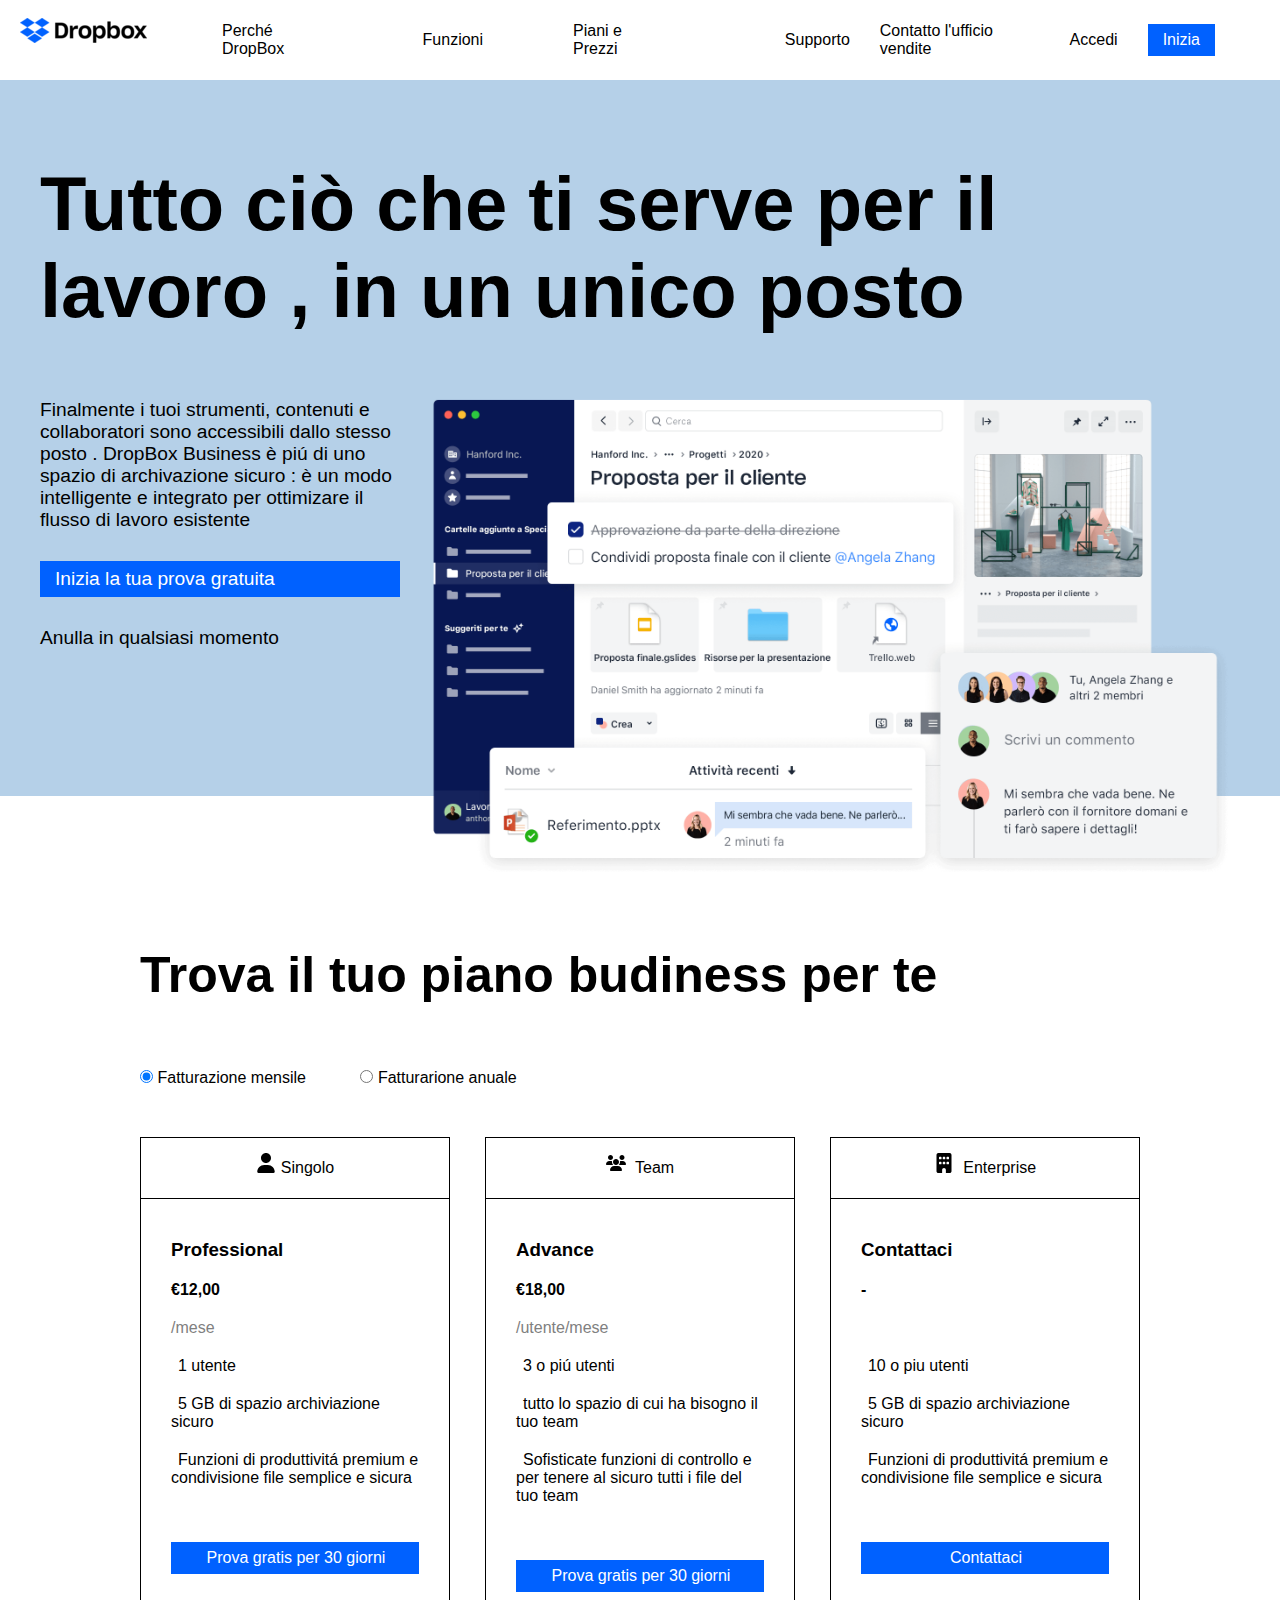
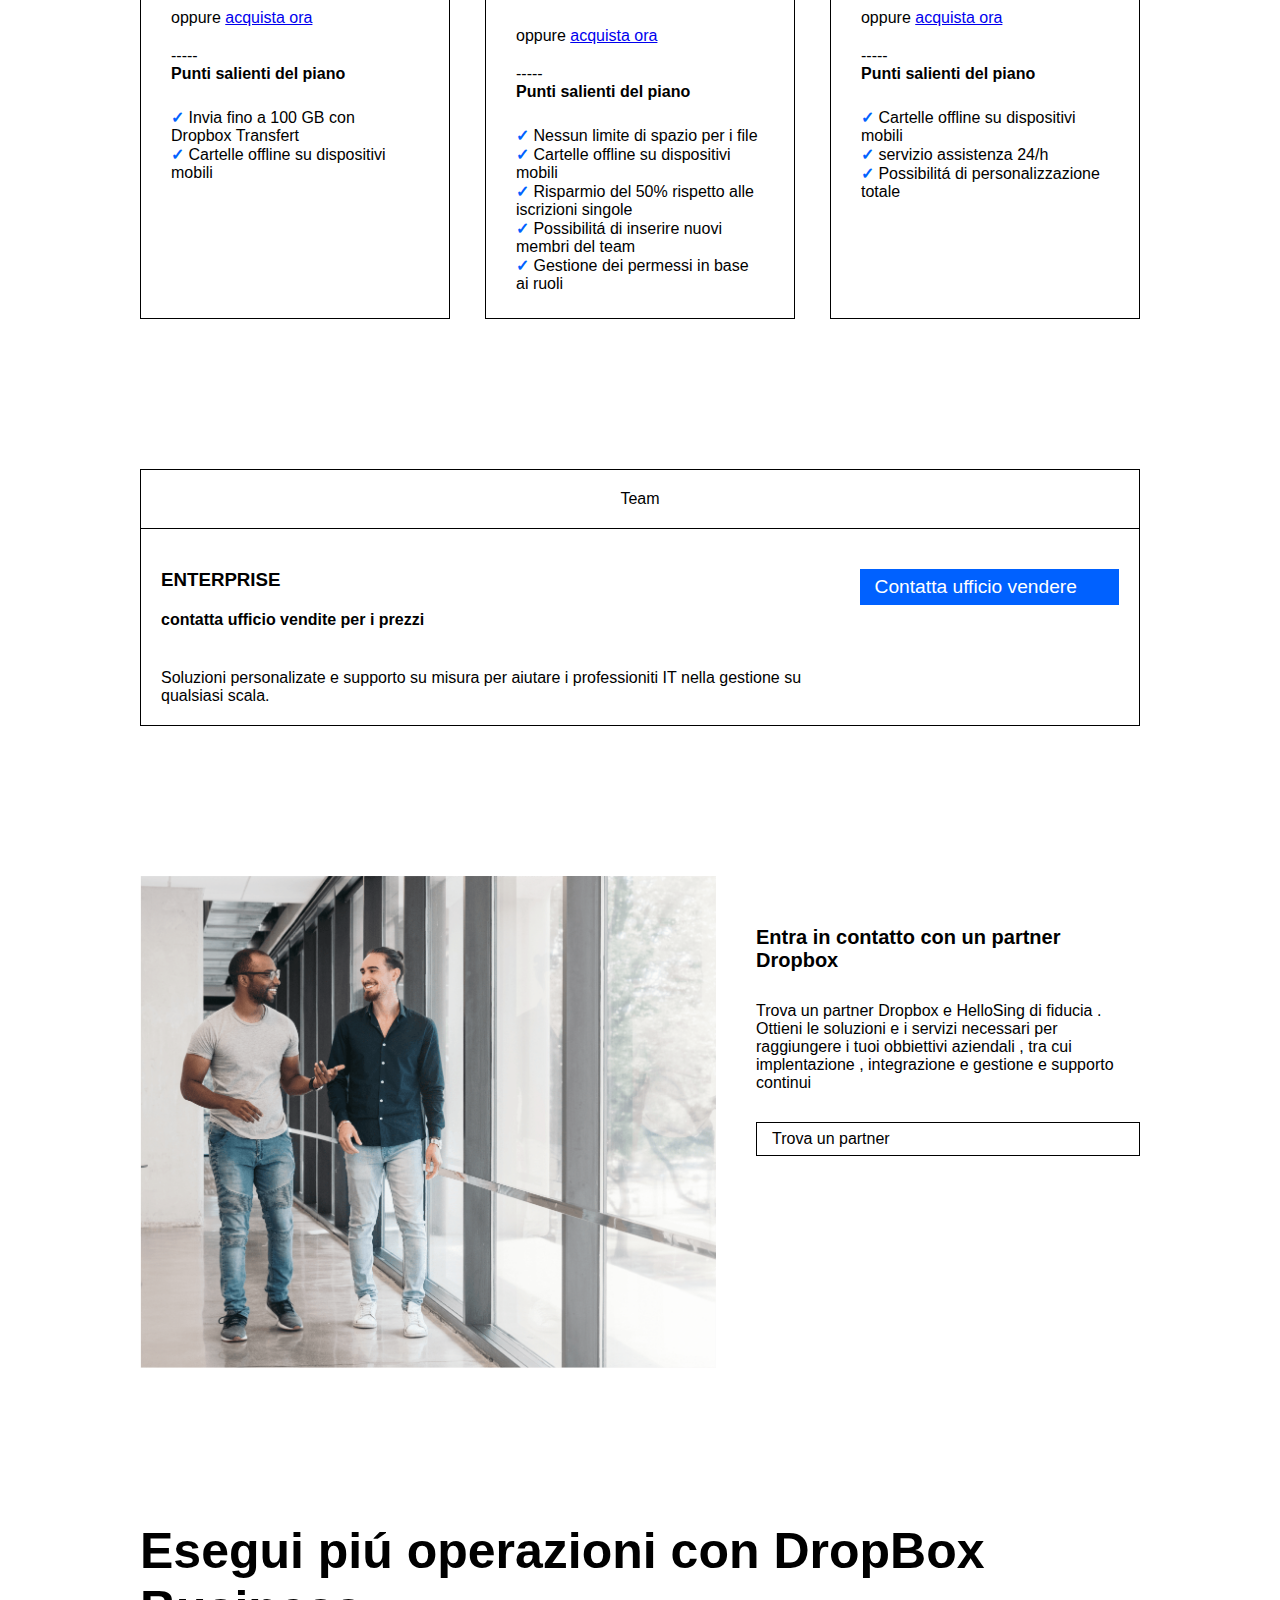
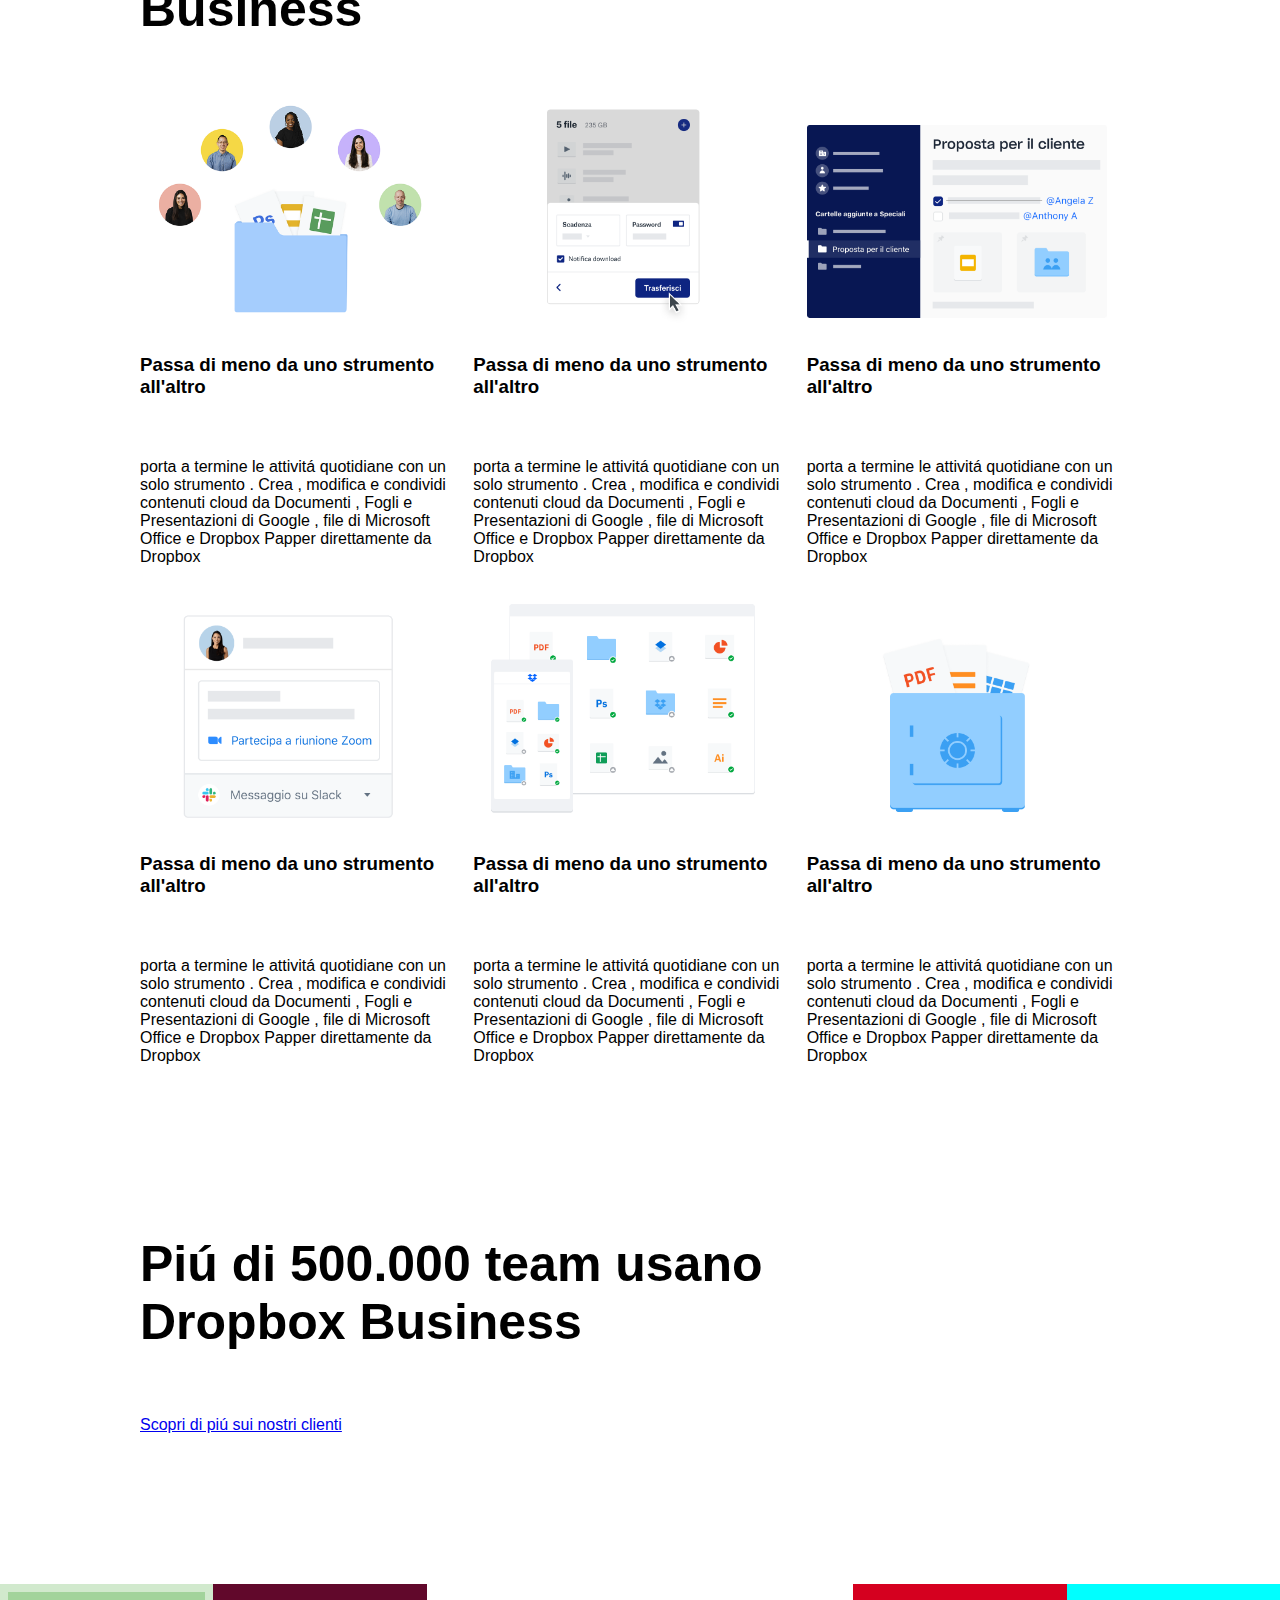
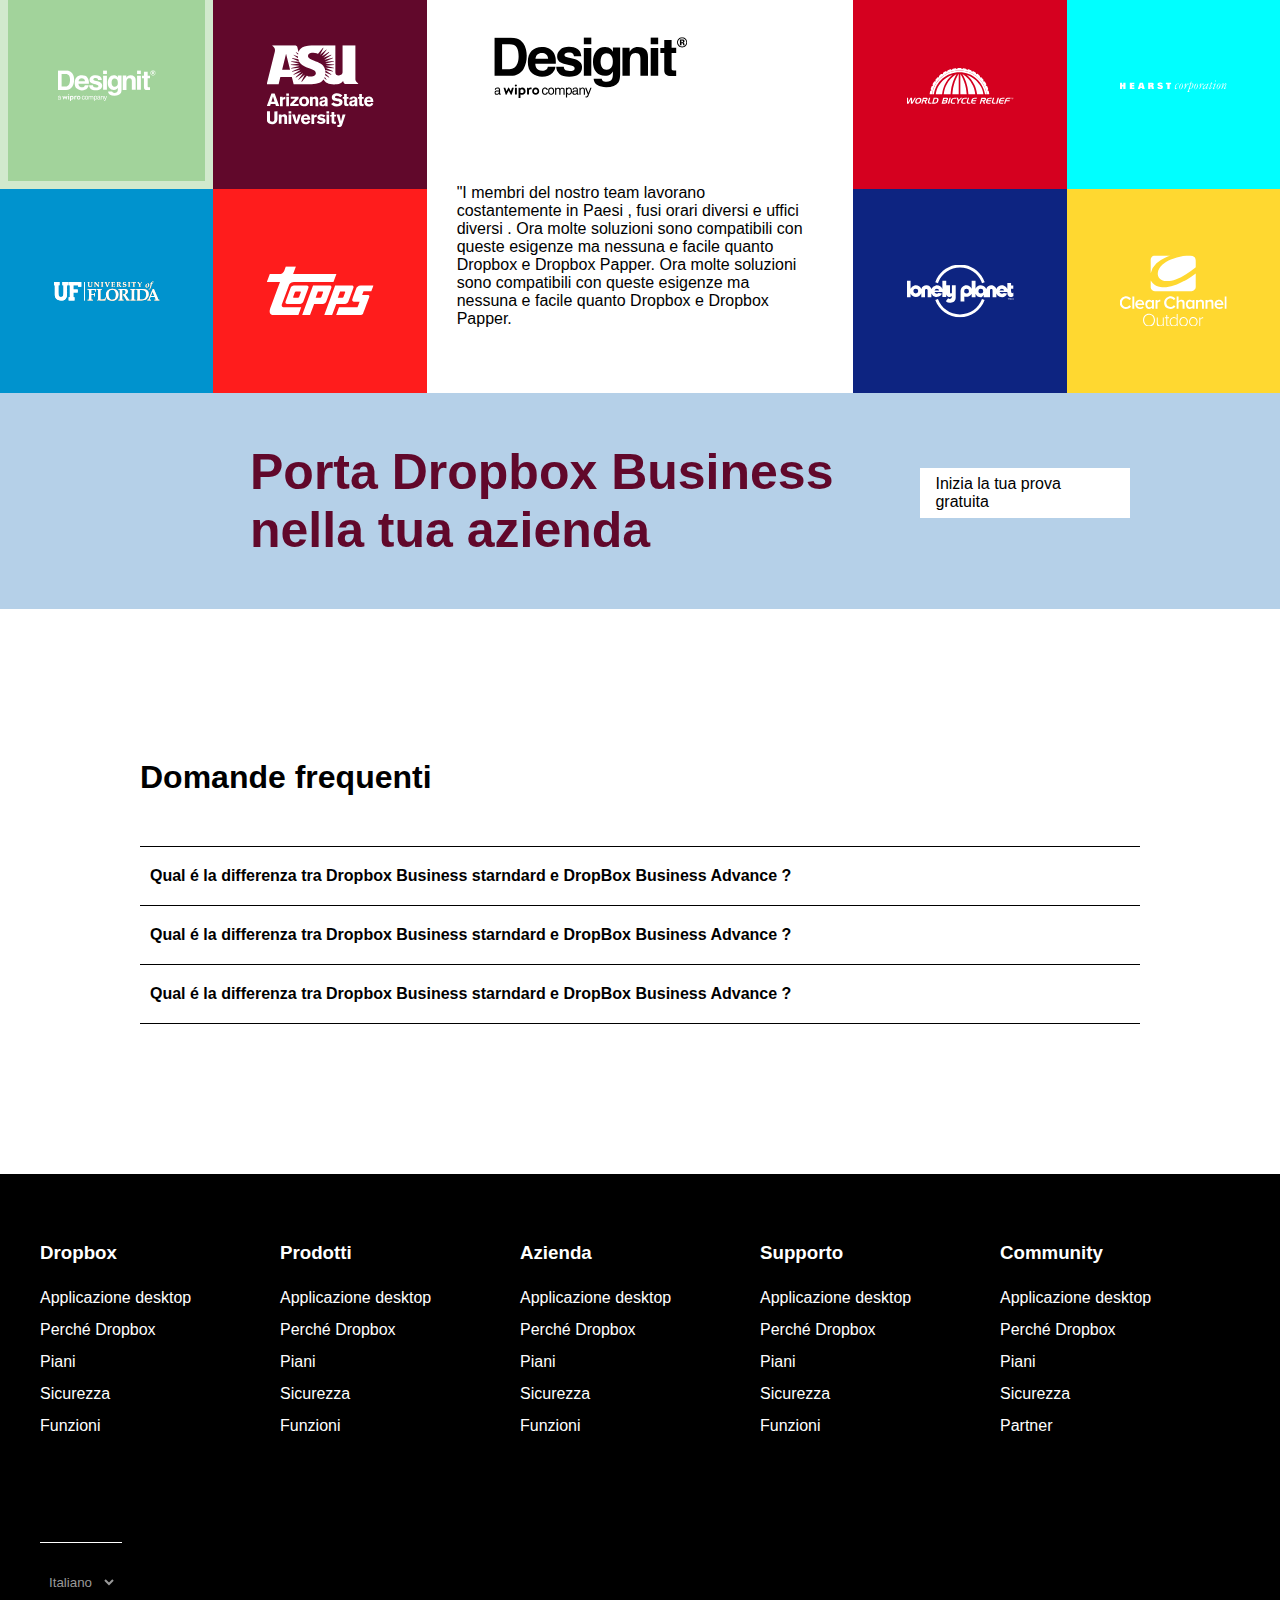
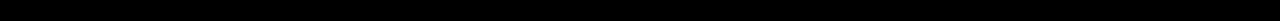
<file: index.html>
<!DOCTYPE html>
<html lang="en">

<head>
    <meta charset="UTF-8">
    <meta http-equiv="X-UA-Compatible" content="IE=edge">
    <meta name="viewport" content="width=device-width, initial-scale=1.0">
    <link rel="stylesheet" href="https://cdnjs.cloudflare.com/ajax/libs/font-awesome/6.2.0/css/all.min.css"
        integrity="sha512-xh6O/CkQoPOWDdYTDqeRdPCVd1SpvCA9XXcUnZS2FmJNp1coAFzvtCN9BmamE+4aHK8yyUHUSCcJHgXloTyT2A=="
        crossorigin="anonymous" referrerpolicy="no-referrer" />
    <link rel="stylesheet" href="./css/style.css">
    <title>DropBox</title>
</head>

<body>

    <header>
        <!-- fixed 100% -->
        <nav class="d-flex">
            <div class="row d-flex">
                <!--Div che andra a sx-->
                <div>
                    <img id="logo" src="./img/logo-small.png" alt="logo">
                </div>
                <ul class="d-flex menutendina">
                    <li><a href="#">Perch&eacute; DropBox</a>
                        <ul>
                            <li><a href="#">Cosa dicono i clienti</a></li>
                            <li><a href="#">Ispirati</a></li>
                            <li><a href="#">Integrazini di app</a></li>
                            <li><a href="#">Risorse</a></li>
                        </ul>
                    </li>
                    <li><a href="#">Funzioni</a>
                        <ul>
                            <li><a href="#">Cosa dicono i clienti</a></li>
                            <li><a href="#">Ispirati</a></li>
                            <li><a href="#">Integrazini di app</a></li>
                            <li><a href="#">Risorse</a></li>
                        </ul></li>
                    <li><a href="#">Piani e Prezzi</a>
                        <ul>
                            <li><a href="#">Cosa dicono i clienti</a></li>
                            <li><a href="#">Ispirati</a></li>
                            <li><a href="#">Integrazini di app</a></li>
                            <li><a href="#">Risorse</a></li>
                        </ul>
                    </li>
            </div>
            <div class="row d-flex">
                <!-- Div che andra a destra -->
                <ul class="d-flex">
                    <li><a href="#">Supporto</a></li>
                    <li><a href="#">Contatto l'ufficio vendite </a></li>
                    <li><a href="#">Accedi</a></li>
                    <li><a href="#" class="btn-blue btn"> Inizia</a></li>
                </ul>
            </div>
        </nav>
        <!-- 100% lightblue -->
        <section id="hero">
            <div class="container">
                <h1>Tutto ciò che ti serve per il lavoro , in un unico posto </h1>
                <div class="d-flex spostamento">
                    <div class="w30">
                        <div>

                            <p>
                                Finalmente i tuoi strumenti, contenuti e collaboratori sono accessibili dallo stesso
                                posto . DropBox Business &egrave; pi&uacute; di uno spazio di archivazione sicuro :
                                &egrave; un modo intelligente e integrato per ottimizare il flusso di lavoro esistente
                            </p>

                            <a href="#" class="btn">Inizia la tua prova gratuita </a>
                            <p class="anulla">Anulla in qualsiasi momento</p>
                            <a href="#plans" class="frecciaGiu">
                             <i class="fa-solid fa-arrow-down"></i></a>
                        </div>
                    </div>
                    <div class="w70">
                        <img src="./img/jumbo.png" alt="heroimg ">
                    </div>
                </div>
            </div>
        </section>
    </header>

    <!-- 100% and 7 sections -->
    <main>
        <!--1 sezione -->
        <section id="plans" class="smallercontainer">
            <h2>Trova il tuo piano budiness per te </h2>

            <div class="div-checkbox">
                <input type="radio" checked="checked" name="radio">
                <span class="checkmark"></span>
                <label>Fatturazione mensile
                </label>
                <input type="radio" name="radio">
                <span class="checkmark"></span>
                <label>Fatturarione anuale
                </label>
            </div>
            <!--/div checkbox -->

            <div class="card-container d-flex">
                <div class="card d-flex">
                    <div class="icona-card">
                        <svg xmlns="http://www.w3.org/2000/svg" viewBox="0 0 448 512">

                            <path
                                d="M224 256c70.7 0 128-57.3 128-128S294.7 0 224 0S96 57.3 96 128s57.3 128 128 128zm-45.7 48C79.8 304 0 383.8 0 482.3C0 498.7 13.3 512 29.7 512H418.3c16.4 0 29.7-13.3 29.7-29.7C448 383.8 368.2 304 269.7 304H178.3z" />

                        </svg>Singolo
                    </div>
                    <div class="contenuto-card">
                        <div class="prezzo-card">
                            <h3>Professional</h3>
                            <p><strong>€12,00</strong></p>
                            <p class="grigio">/mese</p>
                        </div>
                        <div class="info-card d-flex">

                            <div class="icon-card">
                                <i class="fa-solid fa-user"></i><span>1 utente</span>
                            </div>
                            <div class="icon-card">
                                <i class="fa-solid fa-folder"></i>5 GB di spazio archiviazione 
                                sicuro </span>
                            </div>
                            <div class="icon-card">
                                <i class="fa-sharp fa-solid fa-share-nodes"></i><span>Funzioni di produttivit&aacute;
                                    premium e condivisione file semplice e sicura </span>
                            </div>
                            <a href="#" class="btn">Prova gratis per 30 giorni </a>
                            <div class="aquistaora">
                                <p>oppure <a href="#">acquista ora </a></p>
                            </div>
                            -----
                            <div class="info-piano">
                                <h4>Punti salienti del piano </h4>
                                <div class="text-info-piano">
                                    <p><strong class="check">&check; </strong> Invia fino a 100 GB con Dropbox Transfert
                                    </p>
                                    <p><strong class="check">&check; </strong> Cartelle offline su dispositivi mobili
                                    </p>
                                </div>
                            </div>
                        </div>
                    </div>
                </div>
                <!------------------------------------------------------>
                <div class="card d-flex" id="margine-centr">
                    <div class="icona-card">
                        <svg xmlns="http://www.w3.org/2000/svg" viewBox="0 0 640 512">
                            <!--! Font Awesome Pro 6.2.0 by @fontawesome - https://fontawesome.com License - https://fontawesome.com/license (Commercial License) Copyright 2022 Fonticons, Inc. -->
                            <path
                                d="M144 160c-44.2 0-80-35.8-80-80S99.8 0 144 0s80 35.8 80 80s-35.8 80-80 80zm368 0c-44.2 0-80-35.8-80-80s35.8-80 80-80s80 35.8 80 80s-35.8 80-80 80zM0 298.7C0 239.8 47.8 192 106.7 192h42.7c15.9 0 31 3.5 44.6 9.7c-1.3 7.2-1.9 14.7-1.9 22.3c0 38.2 16.8 72.5 43.3 96c-.2 0-.4 0-.7 0H21.3C9.6 320 0 310.4 0 298.7zM405.3 320c-.2 0-.4 0-.7 0c26.6-23.5 43.3-57.8 43.3-96c0-7.6-.7-15-1.9-22.3c13.6-6.3 28.7-9.7 44.6-9.7h42.7C592.2 192 640 239.8 640 298.7c0 11.8-9.6 21.3-21.3 21.3H405.3zM416 224c0 53-43 96-96 96s-96-43-96-96s43-96 96-96s96 43 96 96zM128 485.3C128 411.7 187.7 352 261.3 352H378.7C452.3 352 512 411.7 512 485.3c0 14.7-11.9 26.7-26.7 26.7H154.7c-14.7 0-26.7-11.9-26.7-26.7z" />
                        </svg>
                        Team
                    </div>
                    <div class="contenuto-card">
                        <div class="prezzo-card">
                            <h3>Advance</h3>
                            <p><strong>€18,00</strong></p>
                            <p class="grigio">/utente/mese</p>
                        </div>
                        <div class="info-card d-flex">

                            <div class="icon-card">
                                <i class="fa-solid fa-users"></i><span>3 o pi&uacute; utenti</span>
                            </div>
                            <div class="icon-card">
                                <i class="fa-solid fa-folder"></i>tutto lo spazio di cui ha bisogno il tuo team </span>
                            </div>
                            <div class="icon-card">
                                <i class="fa-sharp fa-solid fa-share-nodes"></i><span>Sofisticate funzioni di controllo
                                    e per tenere al sicuro tutti i file del tuo team </span>
                            </div>
                            <a href="#" class="btn">Prova gratis per 30 giorni </a>
                            <div class="aquistaora">
                                <p>oppure <a href="#">acquista ora </a></p>
                            </div>
                            -----
                            <div class="info-piano">
                                <h4>Punti salienti del piano </h4>
                                <div class="text-info-piano">
                                    <p>
                                        <strong class="check">&check; </strong> Nessun limite di spazio per i file
                                    </p>
                                    <p>
                                        <strong class="check">&check; </strong> Cartelle offline su dispositivi mobili
                                    </p>
                                    <p>
                                        <strong class="check">&check; </strong> Risparmio del 50% rispetto alle
                                        iscrizioni singole
                                    </p>
                                    <p><strong class="check">&check; </strong> Possibilit&aacute; di inserire nuovi
                                        membri del team
                                    </p>
                                    <p>
                                        <strong class="check">&check; </strong>Gestione dei permessi in base ai ruoli
                                    </p>
                                </div>
                            </div>
                        </div>
                    </div>
                </div>
                <!----------------------------------------------------------->
                <div class="card d-flex">
                    <div class="icona-card">
                        <svg xmlns="http://www.w3.org/2000/svg" viewBox="0 0 384 512">
                            <!--! Font Awesome Pro 6.2.0 by @fontawesome - https://fontawesome.com License - https://fontawesome.com/license (Commercial License) Copyright 2022 Fonticons, Inc. -->
                            <path
                                d="M48 0C21.5 0 0 21.5 0 48V464c0 26.5 21.5 48 48 48h96V432c0-26.5 21.5-48 48-48s48 21.5 48 48v80h96c26.5 0 48-21.5 48-48V48c0-26.5-21.5-48-48-48H48zM64 240c0-8.8 7.2-16 16-16h32c8.8 0 16 7.2 16 16v32c0 8.8-7.2 16-16 16H80c-8.8 0-16-7.2-16-16V240zm112-16h32c8.8 0 16 7.2 16 16v32c0 8.8-7.2 16-16 16H176c-8.8 0-16-7.2-16-16V240c0-8.8 7.2-16 16-16zm80 16c0-8.8 7.2-16 16-16h32c8.8 0 16 7.2 16 16v32c0 8.8-7.2 16-16 16H272c-8.8 0-16-7.2-16-16V240zM80 96h32c8.8 0 16 7.2 16 16v32c0 8.8-7.2 16-16 16H80c-8.8 0-16-7.2-16-16V112c0-8.8 7.2-16 16-16zm80 16c0-8.8 7.2-16 16-16h32c8.8 0 16 7.2 16 16v32c0 8.8-7.2 16-16 16H176c-8.8 0-16-7.2-16-16V112zM272 96h32c8.8 0 16 7.2 16 16v32c0 8.8-7.2 16-16 16H272c-8.8 0-16-7.2-16-16V112c0-8.8 7.2-16 16-16z" />
                        </svg>
                        Enterprise
                    </div>
                    <div class="contenuto-card">
                        <div class="prezzo-card">
                            <h3>Contattaci</h3>
                            <p><strong>-</strong></p>
                            <p class="grigio1" id="mocipensoio">/mese</p>
                        </div>
                        <div class="info-card d-flex">

                            <div class="icon-card">
                                <i class="fa-solid fa-user"></i><span>10 o piu utenti</span>
                            </div>
                            <div class="icon-card">
                                <i class="fa-solid fa-folder"></i>5 GB di spazio archiviazione sicuro </span>
                            </div>
                            <div class="icon-card">
                                <i class="fa-sharp fa-solid fa-share-nodes"></i><span>Funzioni di produttivit&aacute;
                                    premium e condivisione file semplice e sicura </span>
                            </div>
                            <a href="#" class="btn">Contattaci </a>
                            <div class="aquistaora">
                                <p>oppure <a href="#">acquista ora </a></p>
                            </div>
                            <span class="hr">-----</span>
                            <div class="info-piano">
                                <h4>Punti salienti del piano </h4>
                                <div class="text-info-piano">
                                    <p>
                                        &#9;<strong class="check">&check; </strong> Cartelle offline su dispositivi
                                        mobili
                                    </p>
                                    <p>
                                        &#9; <strong class="check">&check; </strong> servizio assistenza 24/h
                                    </p>
                                    <p>
                                        &#9; <strong class="check">&check; </strong>Possibilit&aacute; di
                                        personalizzazione
                                        totale
                                    </p>
                                </div>
                            </div>
                        </div>
                    </div>
                </div>
            </div>

            <!------- End cards---------->
            <section class="smallercontainer " id="enterprise">
                <div class="team">
                    <i class="fa-solid fa-building"></i>Team
                </div>
                <div class="d-flex  container-enterprise">
                    <div class="w70 enterprises ">
                        <h3>ENTERPRISE</h3>
                        <h4>contatta ufficio vendite per i prezzi </h4>
                        <div>
                            Soluzioni personalizate e supporto su misura per aiutare i professioniti IT nella gestione
                            su qualsiasi scala.
                        </div>
                    </div>
                    <div class="w30 enterprises">
                        <a href="#" class="btn"> Contatta ufficio vendere</a>

                    </div>
                </div>

            </section>
        </section>
        <!--2 sezione-->
        <section id="photo" class="smallercontainer d-flex">
            <div class="w60">
                <img src="./img/partner.png" alt="partner">
            </div>
            <div class="w40">
                <h3>Entra in contatto con un partner Dropbox</h3>
                <div>Trova un partner Dropbox e HelloSing di fiducia . Ottieni le soluzioni e i servizi necessari per
                    raggiungere i tuoi obbiettivi aziendali , tra cui implentazione , integrazione e gestione e supporto
                    continui
                </div>
                <a href="./pages/partner.html" class="btn" id="whitebtn">Trova un partner</a>
            </div>

        </section>
        <!---3 section-->
        <section id="img" class="smallercontainer  ">
            <h2>Esegui pi&uacute; operazioni con DropBox Business</h2>
            <div class="contenitore d-flex">
                <div class="contenitore-3-card ">
                    <img src="./img/business-feature-switching-tools.png" alt="switching">
                    <h3>Passa di meno da uno strumento all'altro </h3>
                    <div>
                        porta a termine le attivit&aacute; quotidiane con un solo strumento . Crea , modifica e
                        condividi contenuti cloud da Documenti , Fogli e Presentazioni di Google , file di Microsoft
                        Office e Dropbox Papper direttamente da Dropbox
                    </div>
                </div>
                <div class="contenitore-3-card " id="margine-center">
                    <img src="./img/business-feature-send-files-it.png" alt="switching">
                    <h3>Passa di meno da uno strumento all'altro </h3>
                    <div>
                        porta a termine le attivit&aacute; quotidiane con un solo strumento . Crea , modifica e
                        condividi contenuti cloud da Documenti , Fogli e Presentazioni di Google , file di Microsoft
                        Office e Dropbox Papper direttamente da Dropbox
                    </div>
                </div>
                <div class="contenitore-3-card">
                    <img src="./img/business-feature-coordinate-it.png" alt="switching">
                    <h3>Passa di meno da uno strumento all'altro </h3>
                    <div>
                        porta a termine le attivit&aacute; quotidiane con un solo strumento . Crea , modifica e
                        condividi contenuti cloud da Documenti , Fogli e Presentazioni di Google , file di Microsoft
                        Office e Dropbox Papper direttamente da Dropbox
                    </div>
                </div>
                <div class="contenitore-3-card" id="margine-center">
                    <img src="./img/business-feature-integrations-it.png" alt="switching">
                    <h3>Passa di meno da uno strumento all'altro </h3>
                    <div>
                        porta a termine le attivit&aacute; quotidiane con un solo strumento . Crea , modifica e
                        condividi contenuti cloud da Documenti , Fogli e Presentazioni di Google , file di Microsoft
                        Office e Dropbox Papper direttamente da Dropbox
                    </div>
                </div>
                <div class="contenitore-3-card">
                    <img src="./img/business-feature-multi-device.png" alt="switching">
                    <h3>Passa di meno da uno strumento all'altro </h3>
                    <div>
                        porta a termine le attivit&aacute; quotidiane con un solo strumento . Crea , modifica e
                        condividi contenuti cloud da Documenti , Fogli e Presentazioni di Google , file di Microsoft
                        Office e Dropbox Papper direttamente da Dropbox
                    </div>
                </div>
                <div class="contenitore-3-card">
                    <img src="./img/business-feature-security.png" alt="switching">
                    <h3>Passa di meno da uno strumento all'altro </h3>
                    <div>
                        porta a termine le attivit&aacute; quotidiane con un solo strumento . Crea , modifica e
                        condividi contenuti cloud da Documenti , Fogli e Presentazioni di Google , file di Microsoft
                        Office e Dropbox Papper direttamente da Dropbox
                    </div>
                </div>
            </div>
        </section>
        <!-- 4 sezione -->
        <section id="link">
            <div class="smallercontainer">
                <div class="w70">
                    <h2>Pi&uacute; di 500.000 team usano Dropbox Business</h2>
                    <div class="a-4-section">
                        <a href="#">Scopri di pi&uacute; sui nostri clienti</a>
                    </div>
                </div>
            </div>

        </section>
        <!--5 section-->
        <section id="loghi" class="d-flex">
            
            <div class="quadrati-loghi d-flex wrap">
                <div class="img-box" id="designt">
                    <img src="./img/designit.svg" alt="designit">
                </div>
                <div class="img-box" id="arizona">
                    <img src="./img/arizona_state_university.svg" alt="arizona university">
                </div>
                <div class="img-box" id="florida">
                    <img src="./img/university_of_florida.svg" alt="florida">
                </div>
                <div class="img-box" id="topps">
                    <img src="./img/topps.svg" alt="topps">
                </div>
            </div>
    <div class=" centrx quadrati-loghi ">
        <div class="centrx-2">
                <img src="./img/designit.svg" alt="Designit">
                <p class="cit">"I membri del nostro team lavorano costantemente in Paesi , fusi orari diversi e uffici diversi . Ora molte soluzioni sono compatibili con queste esigenze ma nessuna e facile quanto Dropbox e Dropbox Papper.  Ora molte soluzioni sono compatibili con queste esigenze ma nessuna e facile quanto Dropbox e Dropbox Papper. </p>
              
            </div>
     </div>
            <div class="quadrati-loghi d-flex wrap">
                <div class="img-box"  id="bicycle">
                    <img src="./img/world_bicycle_relief.svg" alt="bicycle">
                </div>
                <div class="img-box" id="hearst">
                    <img src="./img/hearst_corp.svg" alt="hearst corp">
                </div>
                <div class="img-box" id="lonley">
                    <img src="./img/lonely_planet.svg" alt="lonley planet">
                </div>
                <div class="img-box" id="clearcannel">
                    <img src="./img/clear_channel.svg" alt="clear channel">
                </div>
            </div>

        </section>
        <!--Section 6 -->
        <section id="blue">
            <div class="smallercontainer d-flex">
                <div class="classw60">
                    <h2>Porta Dropbox Business nella tua azienda </h2>
                </div>
                <div class="w40">
                    <a href="#" class="btn" id="whitebtn">Inizia la tua prova gratuita </a>
                </div>

            </div>
        </section>
        <!--Section 7 -->
        <section id="Domande">
            <div class="smallercontainer">
                <h3 class="h3-7">Domande frequenti </h3>
                <div class="domanda">
                    <span>
                        <h4>Qual &eacute; la differenza tra Dropbox Business starndard e DropBox Business Advance ?</h4>
                    </span><span><i class="fa-solid fa-chevron-down"></i></span>
                    <div class="scomparsa">Lorem ipsum dolor sit amet consectetur adipisicing elit. Magnam consequuntur
                        dolore optio voluptatibus dolorem explicabo tenetur at, eos aliquam officia necessitatibus ut
                        corrupti recusandae vel similique exercitationem non aut. Blanditiis.</div>
                </div>
                <div class="domanda ">
                    <span>
                        <h4>Qual &eacute; la differenza tra Dropbox Business starndard e DropBox Business Advance ?</h4>
                    </span><span><i class="fa-solid fa-chevron-down"></i></span>
                    <div class="scomparsa">Lorem ipsum dolor sit amet consectetur adipisicing elit. Magnam consequuntur
                        dolore optio voluptatibus dolorem explicabo tenetur at, eos aliquam officia necessitatibus ut
                        corrupti recusandae vel similique exercitationem non aut. Blanditiis.</div>
                </div>
                <div class="domanda " id="domanda-last">
                    <span>
                        <h4>Qual &eacute; la differenza tra Dropbox Business starndard e DropBox Business Advance ?</h4>
                    </span><span><i class="fa-solid fa-chevron-down"></i></span>
                    <div class="scomparsa">Lorem ipsum dolor sit amet consectetur adipisicing elit. Magnam consequuntur
                        dolore optio voluptatibus dolorem explicabo tenetur at, eos aliquam officia necessitatibus ut
                        corrupti recusandae vel similique exercitationem non aut. Blanditiis.</div>
                </div>

            </div>
        </section>
    </main>

    <!-- fixed 100% -->
   
    <footer>
        <!-- footer nav -->
        <nav class="container d-flex">
            <div class="col-nav">
                <h3>Dropbox</h3>
                <ul>
                    <li><a href="">Applicazione desktop</a></li>
                    <li><a href="">Perch&eacute; Dropbox</a></li>
                    <li><a href="">Piani</a></li>
                    <li><a href="">Sicurezza</a> </li>
                    <li><a href="">Funzioni</a></li>
                </ul>
            </div>
            <div class="col-nav">
                <h3>Prodotti</h3>
                <ul>
                    <li><a href="">Applicazione desktop</a></li>
                    <li><a href="">Perch&eacute; Dropbox</a></li>
                    <li><a href="">Piani</a></li>
                    <li><a href="">Sicurezza</a> </li>
                    <li><a href="">Funzioni</a></li>
                </ul>
            </div>
            <div class="col-nav">
                <h3>Azienda</h3>
                <ul>
                    <li><a href="">Applicazione desktop</a></li>
                    <li><a href="">Perch&eacute; Dropbox</a></li>
                    <li><a href="">Piani</a></li>
                    <li><a href="">Sicurezza</a> </li>
                    <li><a href="">Funzioni</a></li>
                </ul>
            </div>
            <div class="col-nav">
                <h3>Supporto</h3>
                <ul>
                    <li><a href="">Applicazione desktop</a></li>
                    <li><a href="">Perch&eacute; Dropbox</a></li>
                    <li><a href="">Piani</a></li>
                    <li><a href="">Sicurezza</a> </li>
                    <li><a href="">Funzioni</a></li>
                </ul>
            </div>
            <div class="col-nav">
                <h3>Community</h3>
                <ul>
                    <li><a href="">Applicazione desktop</a></li>
                    <li><a href="">Perch&eacute; Dropbox</a></li>
                    <li><a href="">Piani</a></li>
                    <li><a href="">Sicurezza</a> </li>
                    <li><a href="./pages/partner.html">Partner</a></li>
                </ul>
            </div>
        </nav>
        <!-- languages selection-->
        <section class="container">
                <div>
                    <label for="lang"><i class="fa-solid fa-globe"></i></label>
                    <select name="lang" id="">
                        <option value="">Italiano</option>
                    <option value="">English</option>
                    <option value="">Francais</option>
                    <option value="">Detusch</option>
                    </select>
                </div>
        </section>
    </footer>


</body>

</html>
</file>
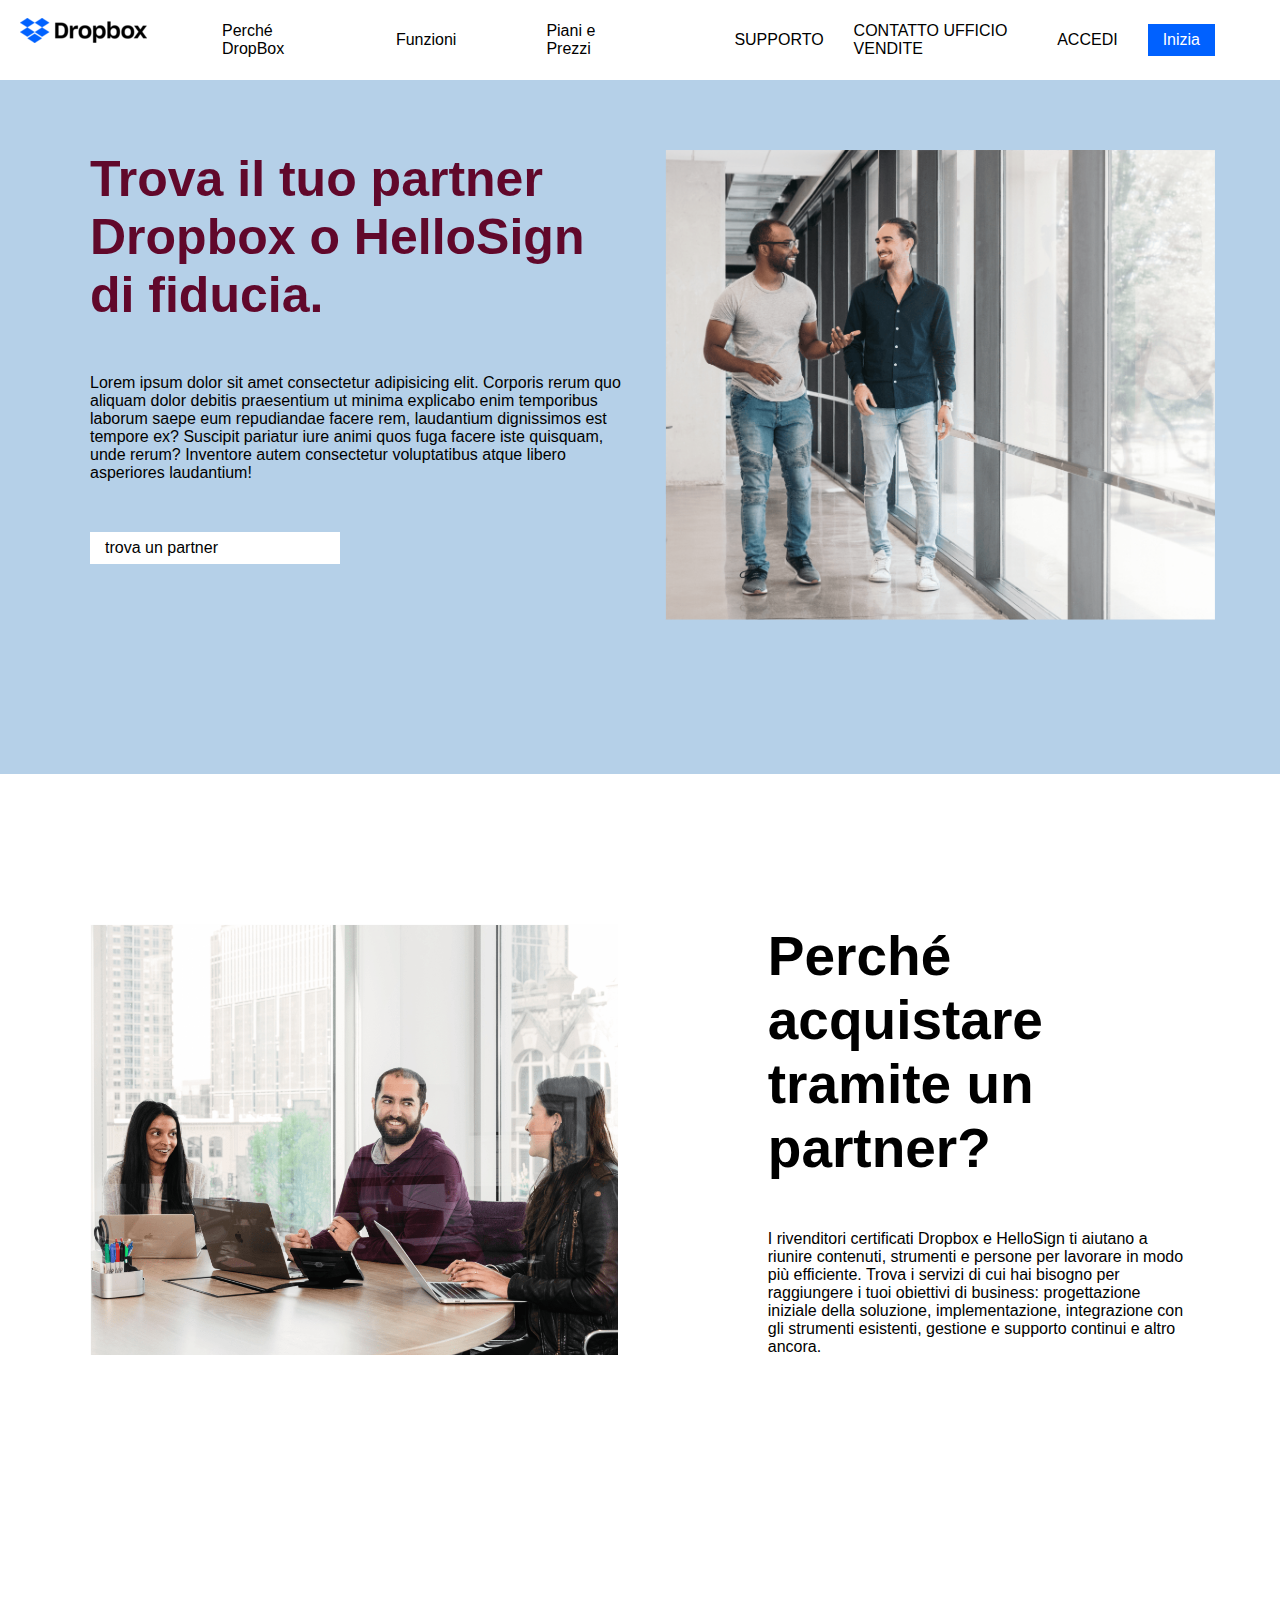
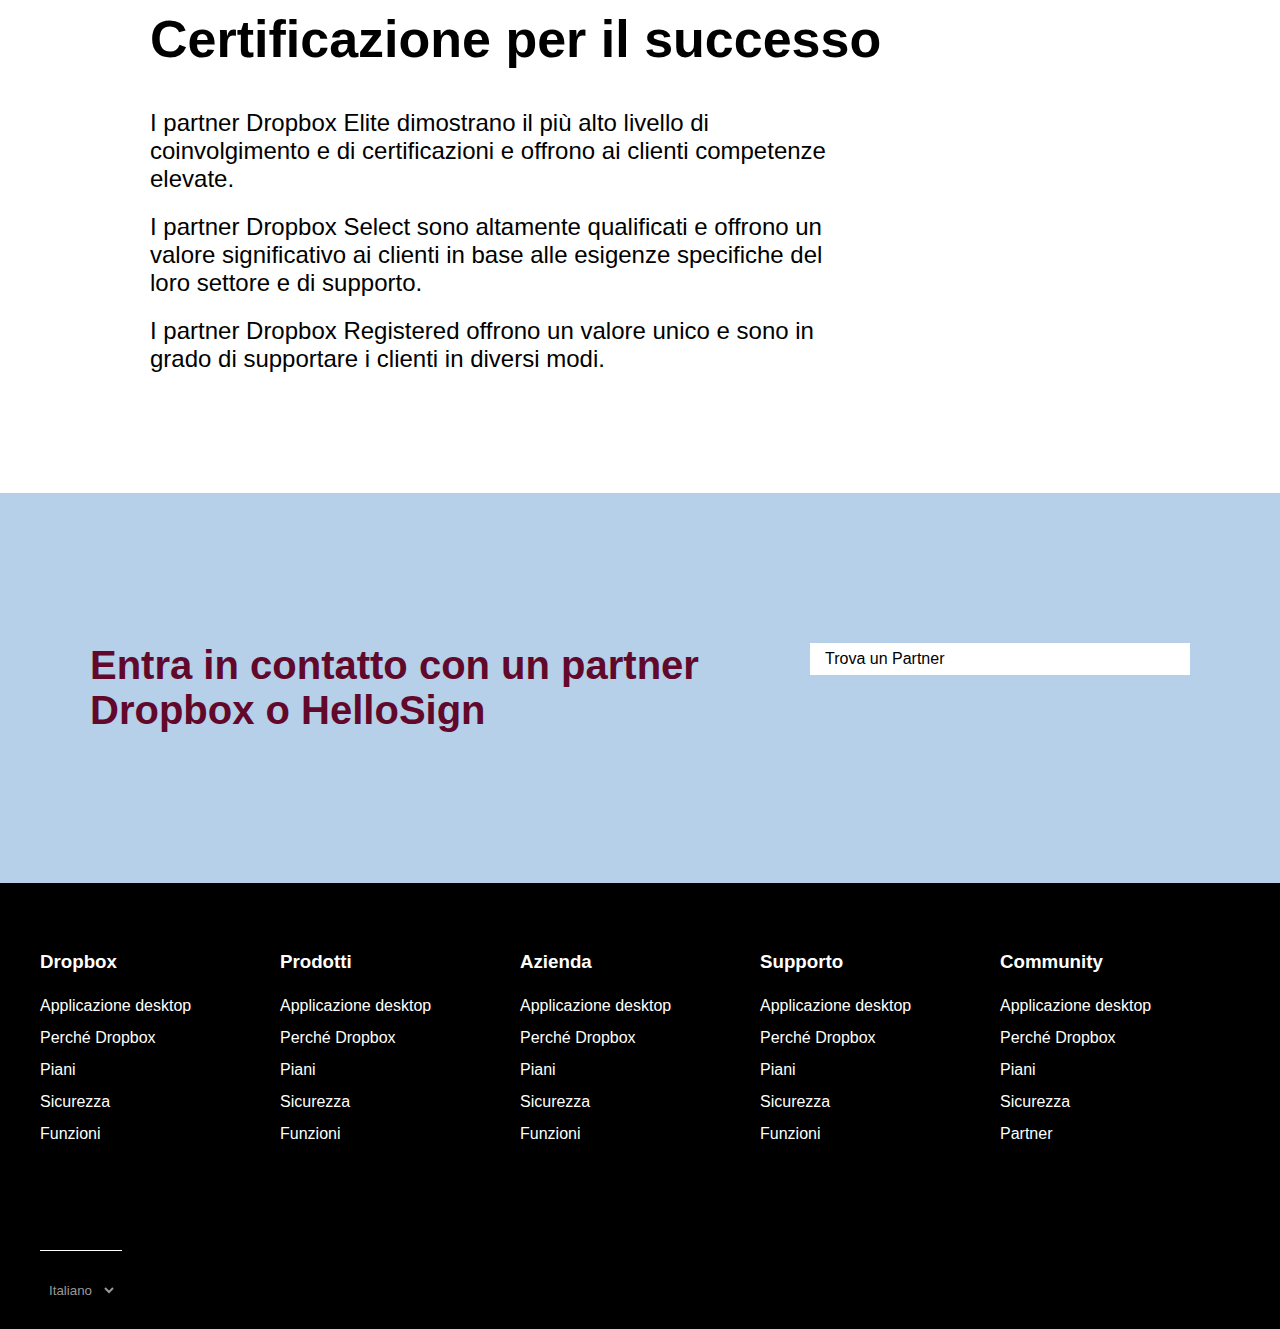
<file: pages/partner.html>
<!DOCTYPE html>
<html lang="en">

<head>
    <meta charset="UTF-8">
    <meta http-equiv="X-UA-Compatible" content="IE=edge">
    <meta name="viewport" content="width=device-width, initial-scale=1.0">
    <link rel="stylesheet" href="https://cdnjs.cloudflare.com/ajax/libs/font-awesome/6.2.0/css/all.min.css"
        integrity="sha512-xh6O/CkQoPOWDdYTDqeRdPCVd1SpvCA9XXcUnZS2FmJNp1coAFzvtCN9BmamE+4aHK8yyUHUSCcJHgXloTyT2A=="
        crossorigin="anonymous" referrerpolicy="no-referrer" />
    <link rel="stylesheet" href="../css/style.css">
    <title>Partner</title>
</head>

<body id="partner">
    <header>
        <!-- fixed 100% -->
        <nav class="d-flex">
            <div class="row d-flex">
                <!--Div che andra a sx-->
                <div>
                    <a href="../index.html"><img id="logo" src="../img/logo-small.png" alt="logo"></a>
                </div>
                <ul class="d-flex menutendina">
                    <li><a href="#">Perch&eacute; DropBox</a>
                        <ul>
                            <li><a href="#">Cosa dicono i clienti</a></li>
                            <li><a href="#">Ispirati</a></li>
                            <li><a href="#">Integrazini di app</a></li>
                            <li><a href="#">Risorse</a></li>
                        </ul>
                    </li>
                    <li><a href="#">Funzioni</a>
                        <ul>
                            <li><a href="#">Cosa dicono i clienti</a></li>
                            <li><a href="#">Ispirati</a></li>
                            <li><a href="#">Integrazini di app</a></li>
                            <li><a href="#">Risorse</a></li>
                        </ul>
                    </li>
                    <li><a href="#">Piani e Prezzi</a>
                        <ul>
                            <li><a href="#">Cosa dicono i clienti</a></li>
                            <li><a href="#">Ispirati</a></li>
                            <li><a href="#">Integrazini di app</a></li>
                            <li><a href="#">Risorse</a></li>
                        </ul>
                    </li>
            </div>
            <div class="row d-flex">
                <!-- Div che andra a destra -->
                <ul class="d-flex">
                    <li><a href="#">SUPPORTO</a></li>
                    <li><a href="#">CONTATTO UFFICIO VENDITE  </a></li>
                    <li><a href="#">ACCEDI</a></li>
                    <li><a href="#" class="btn-blue btn"> Inizia</a></li>
                </ul>
            </div>
        </nav>

    </header>
    <main>
        <!--SECTION 1-->
        <section id="blue">
            <div class="container d-flex ">
                <div class="w50">
                    <h1>Trova il tuo partner Dropbox o HelloSign di fiducia.</h1>
                    <div>
                        <p>Lorem ipsum dolor sit amet consectetur adipisicing elit. Corporis rerum quo aliquam dolor
                            debitis praesentium ut minima explicabo enim temporibus laborum saepe eum repudiandae facere
                            rem, laudantium dignissimos est tempore ex? Suscipit pariatur iure animi quos fuga facere
                            iste quisquam, unde rerum? Inventore autem consectetur voluptatibus atque libero asperiores
                            laudantium!</p>
                    </div>
                    <a href="#" class="btn" id="whitebtn">trova un partner</a>
                </div>
                <div class="w50">
                    <img src="../img/partner.png" alt="partner">
                </div>
            </div>
        </section>
        <section id="meeting">
            <!--SECTION 2-->
            <div class="container d-flex ">
                <div class="w50">
                    <img src="../img/meeting.png" alt="meeting">
                </div>
                <div class="w40">
                    <h2>Perché acquistare tramite un partner?</h2>
                    <div>
                        <p>I rivenditori certificati Dropbox e HelloSign ti aiutano a riunire contenuti, strumenti e
                            persone per lavorare in modo più efficiente. Trova i servizi di cui hai bisogno per
                            raggiungere i tuoi obiettivi di business: progettazione iniziale della soluzione,
                            implementazione, integrazione con gli strumenti esistenti, gestione e supporto continui e
                            altro ancora.</p>
                    </div>

                </div>

            </div>
        </section>
        <!--Section 3 -->
        <section id="certificazione">
            <div class="container">
                <h2>Certificazione per il successo</h2>
                <p>I partner Dropbox Elite dimostrano il più alto livello di coinvolgimento e di certificazioni e
                    offrono ai clienti competenze elevate.</p>
                <p>I partner Dropbox Select sono altamente qualificati e offrono un valore significativo ai clienti in
                    base alle esigenze specifiche del loro settore e di supporto.</p>
                <p>I partner Dropbox Registered offrono un valore unico e sono in grado di supportare i clienti in
                    diversi modi.</p>
            </div>

        </section>
        <section id="blue">
            <div class="container d-flex">
                <div class="w70">
                
                    <h3>Entra in contatto con un partner Dropbox o HelloSign</h3>
                </div>
                    <div class="w40">
                        <a href="#" class="btn" id="whitebtn"> Trova un Partner</a>
                    </div>
                
            </div>
            <!--sezione blu senza img -->

        </section>
    </main>
    <footer>

        <nav class="container d-flex">
            <div class="col-nav">
                <h3>Dropbox</h3>
                <ul>
                    <li><a href="">Applicazione desktop</a></li>
                    <li><a href="">Perch&eacute; Dropbox</a></li>
                    <li><a href="">Piani</a></li>
                    <li><a href="">Sicurezza</a> </li>
                    <li><a href="">Funzioni</a></li>
                </ul>
            </div>
            <div class="col-nav">
                <h3>Prodotti</h3>
                <ul>
                    <li><a href="">Applicazione desktop</a></li>
                    <li><a href="">Perch&eacute; Dropbox</a></li>
                    <li><a href="">Piani</a></li>
                    <li><a href="">Sicurezza</a> </li>
                    <li><a href="">Funzioni</a></li>
                </ul>
            </div>
            <div class="col-nav">
                <h3>Azienda</h3>
                <ul>
                    <li><a href="">Applicazione desktop</a></li>
                    <li><a href="">Perch&eacute; Dropbox</a></li>
                    <li><a href="">Piani</a></li>
                    <li><a href="">Sicurezza</a> </li>
                    <li><a href="">Funzioni</a></li>
                </ul>
            </div>
            <div class="col-nav">
                <h3>Supporto</h3>
                <ul>
                    <li><a href="">Applicazione desktop</a></li>
                    <li><a href="">Perch&eacute; Dropbox</a></li>
                    <li><a href="">Piani</a></li>
                    <li><a href="">Sicurezza</a> </li>
                    <li><a href="">Funzioni</a></li>
                </ul>
            </div>
            <div class="col-nav">
                <h3>Community</h3>
                <ul>
                    <li><a href="">Applicazione desktop</a></li>
                    <li><a href="">Perch&eacute; Dropbox</a></li>
                    <li><a href="">Piani</a></li>
                    <li><a href="">Sicurezza</a> </li>
                    <li><a href="./pages/partner.html">Partner</a></li>
                </ul>
            </div>
        </nav>
        <!-- languages selection-->
        <section class="container">
            <div>
                <label for="lang"><i class="fa-solid fa-globe"></i></label>
                <select name="lang" id="">
                    <option value="">Italiano</option>
                    <option value="">English</option>
                    <option value="">Francais</option>
                    <option value="">Detusch</option>
                </select>
            </div>
        </section>
    </footer>
</body>

</html>
</file>
<file: css/style.css>
* {
    margin: 0;
    padding: 0;
    box-sizing: border-box;
}

.d-flex {
    display: flex;
}

:root {
    --white: white;
    --lightblue: rgb(181, 208, 232);
    --black: black;
    --blue: #0061FF;
    --langgray: rgb(153, 153, 153);
}

body {
    background-color: var(--white);
    font-family: Open, sans-serif;
}

.w30 {
    width: 30%;
    font-size: larger;
}

.w70 {
    width: 70%;
}

.w60 {
    width: 60%;
}

.w50 {
    width: 50%;
}

.w40 {
    width: 40%;
}

.btn {
    background-color: var(--blue);
    padding: 7px 15px;
    color: var(--white);
    text-decoration: none;
    display: block;

}

li {
    list-style: none;
}

/* per inner hero e inner footer */
.container {
    max-width: 1200px;
    margin: 0 auto;
    min-width: 1100px;
}

/* per sections main */
.smallercontainer {
    max-width: 1000px;
    margin: 150px auto;
}

/* header */
#logo{
    margin-top:8px;
}
header nav {
    width: 100%;
    height: 80px;
    position: fixed;
    top: 0;
    left: 0;
    z-index: 500;
    background-color: var(--white);
    align-items: center;
    justify-content: space-between;
    padding-left: 20px;
    padding-right: 20px;
}

nav .row ul {
    padding: 0 30px;
    align-items: center;
}

nav .row ul li {
    list-style: none;
    padding: 0 15px;

}

nav a {
    color: var(--black);
    text-decoration: none;
}

/*** /nav bar****/
/* Hero*/
#hero {
    background-color: var(--lightblue);
    padding-top: 80px;
}

#hero .container {
    position: relative;
    bottom: -80px;
}

h1 {
    font-size: 76px;
}

section .spostamento {
    margin-top: 65px;
}

.w30 p {
    margin-bottom: 30px;
}

.anulla {
    margin-top: 30px;
}

.frecciaGiu {
    position: absolute;
    bottom: 90px;
    left: 0px;
    font-size: 40px;
    color: var(--black);
}

#hero img {
    width: 100%;
}



/* /hero */
/*Main */
/*1 section (Plans)*/

.card-container {
    margin-top: 50px;

}

.smallercontainer h2 {
    font-size: 50px;
}

#margine-centr {
    margin-left: 35px;
    margin-right: 35px;
}

.card {
    flex-direction: column;
    border: 1px solid black;
    width: calc((100% - 70px) / 3);
}

#plans h2 {
    margin-bottom: 65px;
}

.div-checkbox label {
    margin-right: 50px;
}

svg {
    height: 20px;
    width: 20px;
    margin-right: 5px;
}

.icona-card {
    height: 40px;
    margin: 15px auto 5px auto;

}

.contenuto-card {
    border-top: 1px solid black;
    padding-top: 40px;
    padding-left: 30px;
    padding-right: 30px;
}

.prezzo-card h3 {
    margin-bottom: 20px;
}

.prezzo-card p {
    margin-bottom: 20px;
}

.grigio {
    color: gray;
}

.info-card {
    flex-direction: column;
    align-items: baseline;
    justify-content: center;

}

.icon-card {
    margin-bottom: 20px;

}

.icon-card i {
    margin-right: 7px;
}

.info-card .btn {
    margin: 35px auto;
    align-items: center;
    width: 100%;
    text-align: center;
    padding-right: 3px;
    padding-left: 5px;
}

.text-info-piano {
    margin-top: 25px;
    margin-bottom: 25px;
}

.aquistaora {

    margin-bottom: 20px;
}

.grigio1 {
    color: white;
}

.check {
    color: var(--blue);
}

.hr {
    letter-spacing: 0px;
}

/******** section team***/
#enterprise {
    border: 1px solid var(--black);
}

.team {
    text-align: center;
    justify-content: center;
    margin: 20px auto;
    padding-bottom: 20px;
    border-bottom: 1px solid var(--black);

}

.container-enterprise {
    margin-top: 20px;
}

.enterprises {
    padding: 20px;
}

.container-enterprise h3 {
    margin-bottom: 20px;

}

.container-enterprise h4 {
    margin-bottom: 40px;
}

.w30 .enter30 {
    padding: 20px;
}

/************** Seconda sezione ************/
.w60 img {
    width: 100%;
}

#photo .w40 {
    margin-top: 50px;
    margin-left: 40px;
}

#photo .w40 h3 {
    font-size: 20px;
}

#photo .w40 div {
    margin-top: 30px;
    margin-bottom: 30px;
}

#whitebtn {
    background-color: white;
    color: black;
    border: 1px solid var(--black);
}

/*************** Terza sezione **********/

#img img {
    width: 300px;
}

#img .contenitore {
    flex-wrap: wrap;
    margin-top: 50px;
}

.contenitore-3-card {
    width: calc((100%) / 3);

}

.contenitore-3-card div {
    margin: 20px 0;
}

.contenitore-3-card h3 {
    margin-top: 20px;
    margin-bottom: 60px;

}

/*  quarta sezione */
.a-4-section {
    margin: 65px 0;
}

/** 5 SEZIONE**/

.quadrati-loghi {
    width: calc(100% / 3);


}

.img-box {
    width: 50%;
    height: 16vw;
    background-color: aqua;
    position: relative;


}

.wrap {
    flex-wrap: wrap;
}

.quadrati-loghi img {
    filter: invert(1);
    width: 50%;
    position: absolute;
    top: 50%;
    left: 50%;
    transform: translate(-50%, -50%);


}

.centrx {
    height: 32vw;
    padding: 20px;
    overflow-y: auto;
    position: relative;
}

.centrx img {
    filter: invert(0);
    top: 64px;
    left: 144px;
}

.centrx-2 {
    position: relative;
}

.cit {
    padding-right: 10px;
    margin: 20px 10px;
    position: absolute;
    top: 160px;

}



#designt {
    background-color: #A2D39B;
    border: 8px solid rgba(209, 233, 205, 1);
}

#arizona {
    background-color: #61082B;
}

#florida {
    background-color: rgba(0, 147, 206, 1);
}

#topps {
    background-color: rgba(255, 28, 28, 1);

}








#bicycle {
    background-color: rgba(213, 0, 31, 1)
}

#heart {
    background-color: rgba(180, 208, 231, 1);
}

#lonley {
    background-color: rgba(13, 36, 129, 1);

}

#clearcannel {
    background-color: rgba(255, 216, 48, 1);
}

/*Section 6*/
#blue {
    background-color: var(--lightblue);
}

#blue h2 {
    color: rgba(97, 8, 43, 1);
}

#blue .smallercontainer {
    justify-content: space-between;
    align-items: baseline;
    padding: 50px;
    margin: 0px 100px 150px 200px;
}

#blue #whitebtn {
    border: none;
    margin-left: 20px;
}

/***** Section 7 **********/
.domanda {
    border-top: 1px solid black;
    position: relative;
    min-height: 30px;
    align-items: center;
    padding: 10px 0;
}

.domanda h4 {
    margin: 10px;
}

.domanda i {
    position: absolute;
    top: 2px;
    right: 10px;
}

.h3-7 {
    margin-bottom: 50px;
    font-size: 2em;
}

.domanda:hover i {
    rotate: 180deg;
}

.domanda .scomparsa {
    display: none;
}


.domanda:hover .scomparsa {
    display: block;
}

#domanda-last {
    border-bottom: 1px solid black;
}

/* FOOTER */
footer {
    width: 100%;
    background-color: var(--black);
    color: var(--white);
    padding-top: 60px;
}

footer nav {
    padding-bottom: 100px;
}

footer .col-nav {
    flex-basis: calc(100% / 5);
    line-height: 2;
}

footer h3 {
    padding-bottom: 10px;
}

footer nav ul li a {
    color: var(--white);
}

footer section div {
    display: inline-block;
    border-top: 1px solid white;
    color: var(--langgray);
    padding: 30px 0;
}

footer select {
    background-color: var(--black);
    color: var(--langgray);
    margin: 0 5px;
    border: none;
    cursor: pointer;
}

footer li {
    list-style: none;
}

footer li:hover {
    text-decoration: underline;
}

/******** BONUS ********/
.btn:hover {
    background-color: rgba(45, 125, 255, 1);
}

#whitebtn:hover {
    box-shadow: rgba(0, 0, 0, 0.4) 0px 2px 4px, rgba(0, 0, 0, 0.3) 0px 7px 13px -3px, rgba(0, 0, 0, 0.2) 0px -3px 0px inset;
    border: none;
}

/*Menu a tendina*/
ul.menutendina li {
    margin: 0;
    padding: 0;
    display: block;
    position: relative;
}

ul.menutendina li a {
    float: left;
    padding: 12px 30px;
    color: var(--black);
 
    text-decoration: none;

}

ul.menutendina li:hover {
    background: var(--white);
    color: var(--black);
}

ul.menutendina li a:hover {
    background: var(--white);
    color: var(--black);
}

ul.menutendina ul {
    margin: 2px 0 0;
    padding: 0;
    display: inline-block;
    list-style: none;
    opacity: 0;
    visibility: hidden;
    position: absolute;
    top: 38px;
    left: 0;
    z-index: 9999;
    background: var(--white);
}

ul.menutendina li:hover ul {
    background: var(--white);
    opacity: 1;
    visibility: visible;
}

ul.menutendina ul li {
    display: block;
    border: 0;
}

ul.menutendina ul a {
    padding: 10px;
    width: 100%;
    display: block;
    white-space: nowrap;
    text-transform: none;
}

ul.menutendina ul a:hover {
    background-color: var(--white);
    color: var(--black);
}

/* Pagina bonus */
#partner #blue .container {
    height: auto;
    max-width: 1080px;
    margin-left: auto;
    margin-right: auto;
    padding: 150px 0;
    width: 83.33333%;
}

#partner #blue .w50 img {
    width: 100%;
    margin-left: 25px;
}

#partner #blue .w50 h1 {
    color: #61082B;
    font-size: 50px;
    margin-bottom: 50px;
}

#partner #blue .w50 a {
    margin-left: 0;
    width: 250px;
    margin-top: 50px;
}

/******* Second Section page 2 ********/
#partner #meeting .container {
    height: auto;
    max-width: 1080px;
    margin-left: auto;
    margin-right: auto;
    padding: 150px 0;
    width: 83.33333%;
}

#partner #meeting .w50 img {
    width: 100%;
    margin-right: 25px;
}

#partner #meeting .w40 {
    margin-left: 150px;
}

#partner #meeting .w40 h2 {
    color: var(--black);
    font-size: 55px;

    margin-bottom: 50px;
}

#partner #meeting .w40 a {
    margin-left: 0;
    width: 250px;
    margin-top: 50px;
}

/***************** 3 section ********************/
#certificazione {
    padding: 100px 150px;

}

#certificazione .container h2 {
    font-size: 52px;
    margin-bottom: 40px;
}

#certificazione .container p {
    margin-bottom: 20px;
    padding-right: 37%;
    font-size: 1.5em;
}
/*************** 4 section***********/
#blue .w70 h3{
    font-size: 40px;
    color:#61082B;
    
}
</file>
